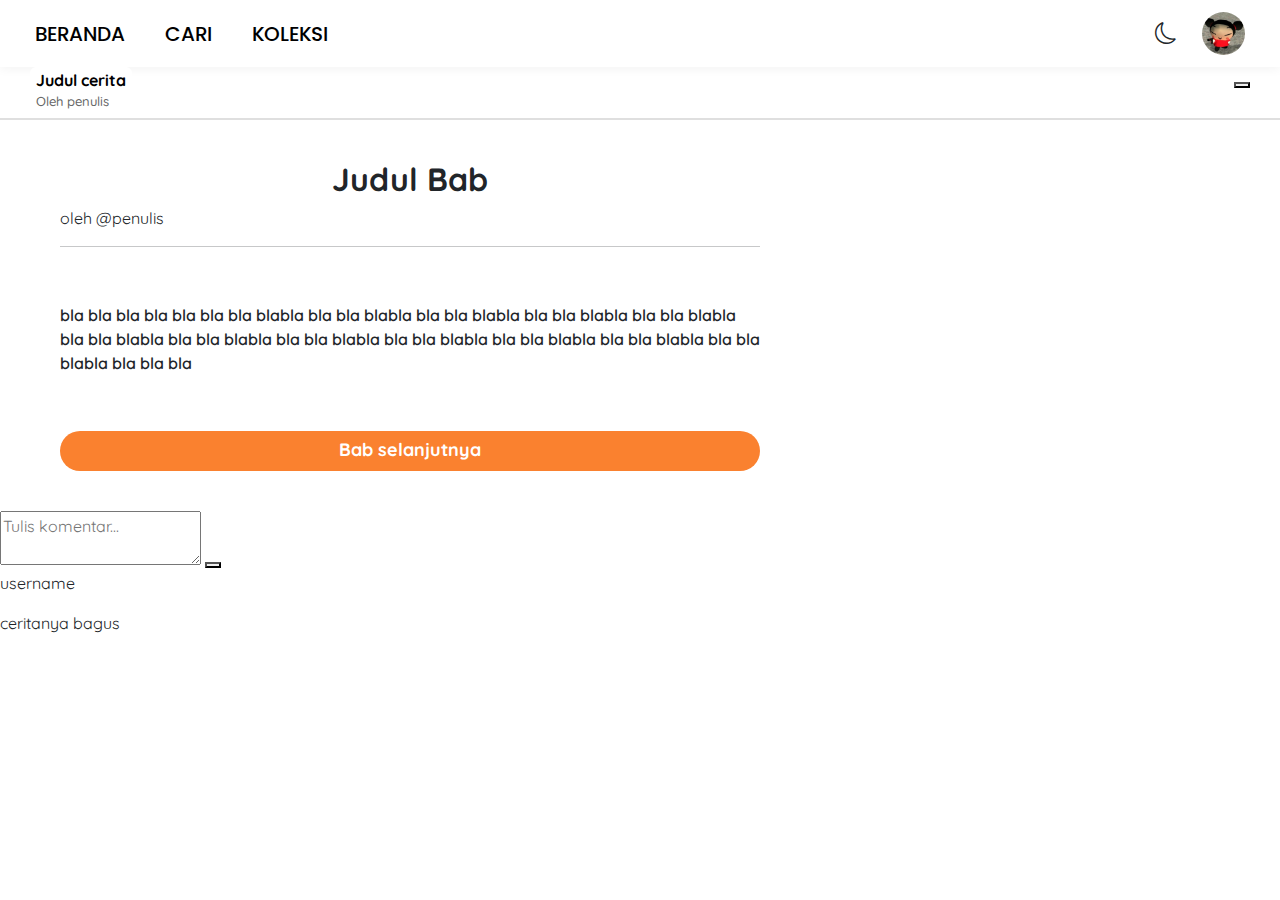
<file: projek uas/baca.html>
<!DOCTYPE html>
<html lang="en">
<head>
    <meta charset="UTF-8">
    <meta name="viewport" content="width=device-width, initial-scale=1.0">
    <title>Document</title>
    <link rel="stylesheet" href="bootstrap-5.3.8-dist/bootstrap-5.3.8-dist/css/bootstrap.min.css">
    <link rel="stylesheet" href="css/baca.css">
    <link rel="stylesheet" href="css/header.css">
    <link rel="stylesheet" href="https://cdn.jsdelivr.net/npm/bootstrap-icons@1.11.3/font/bootstrap-icons.css">
    <link rel="stylesheet" href="https://cdnjs.cloudflare.com/ajax/libs/font-awesome/6.5.1/css/all.min.css" integrity="sha512-DTOQO9RWCH3ppGqcWaEA1BIZOC6xxalwEsw9c2QQeAIftl+Vegovlnee1c9QX4TctnWMn13TZye+giMm8e2LwA==" crossorigin="anonymous" referrerpolicy="no-referrer" />
    <link href="https://fonts.googleapis.com/css2?family=Quicksand:wght@300;400;500;600;700&display=swap" rel="stylesheet">
    <link href="https://fonts.googleapis.com/css2?family=Poppins:wght@100;200;300;400;500;600;700;800;900&display=swap" rel="stylesheet">
    <link href="https://fonts.googleapis.com/css2?family=Fredoka:wght@300..700&display=swap" rel="stylesheet">
</head>
<body>
  <header class="header">
      <div class="kiri">
        <nav class="menu">
          <a class="nav-link" href="home.html">
            <i class="bi bi-house-door"></i>
            <span>BERANDA</span>
          </a>
          <a class="nav-link" href="search.html">
            <i class="bi bi-search"></i>
            <span>CARI</span>
          </a>
          <a class="nav-link" href="perpus.html">
            <i class="bi bi-book"></i>
            <span>KOLEKSI</span>
          </a>
        </nav>
      </div>

      <div class="kanan">
        <i class="bi bi-moon"></i>
        
        <a class="profile" href="#">
          <img src="img/profile.jpg" alt="user">
        </a>

        <div class="dropdown-menu">
          <a href="">Lihat Profil</a>
          <hr>
          <a href="ceritaBaru.html">Buat Cerita</a>
          <a href="buatcerita.html">Cerita Saya</a>
          <a href="">Logout</a>
        </div>
      </div>
    </header>

    <div class="ada">
      <div class="atas">
        <div class="ini">
          <div class="chapter-dropdown">
            <button class="dropdown-toggle">
                <span class="judul">Judul cerita</span>
                <span class="penulis">Oleh penulis</span>

                <i class="fa-solid fa-chevron-down"></i>
            </button>

            <div class="dropdown-list">
                <div class="chapter-item">
                    <span>Bab Tak Berjudul 1</span>
                </div>
            </div>
            </div>
        </div>

        <div class="itu">
          <div>
            <a href="perpus.html">
              <button class="tambah">
                <i class="fa-solid fa-plus"></i>
              </button>
            </a>
          </div>
        </div>
      </div>

      <div class="tengah">
        <div class="cerita">
          <h2>
            Judul Bab
          </h2>
          <p>oleh @penulis</p>
          <hr>
        </div>

        <div class="isi-cerita">
          <p>
            bla bla bla bla bla bla bla blabla bla bla blabla bla bla blabla bla bla blabla bla bla blabla bla bla blabla bla bla blabla bla bla blabla bla bla blabla bla bla blabla bla bla blabla bla bla blabla bla bla bla
          </p>
        </div>

        <div class="lanjut">
          <a href="baca.html">
            Bab selanjutnya
          </a>
        </div>
      </div>

      <div class="bawah">
        <div>
          <div class="komentar">

            <div class="tuliskomen">
                <textarea placeholder="Tulis komentar..." class="komen"></textarea>
                <button type="button"><i class="fa-solid fa-paper-plane"></i></button>
            </div>

            <div class="listkomen">
              <div class="isikomen">
                <div class="username">
                    <p>username</p>
                </div>
                <div>
                  <p class="comment">
                      ceritanya bagus
                  </p>
                </div>
              </div>
            </div>
          </div>
        </div>
      </div>
    </div>

    <script>
        document.querySelector(".dropdown-toggle").addEventListener("click", () => {
            document.querySelector(".dropdown-list").classList.toggle("active");
        });
    </script>

    <script>
        document.querySelector('.profile').addEventListener('click', function(e) {
          e.preventDefault(); 

          document.querySelector('.dropdown-menu').classList.toggle('active');
      });
    </script>
</body>
</html>
</file>
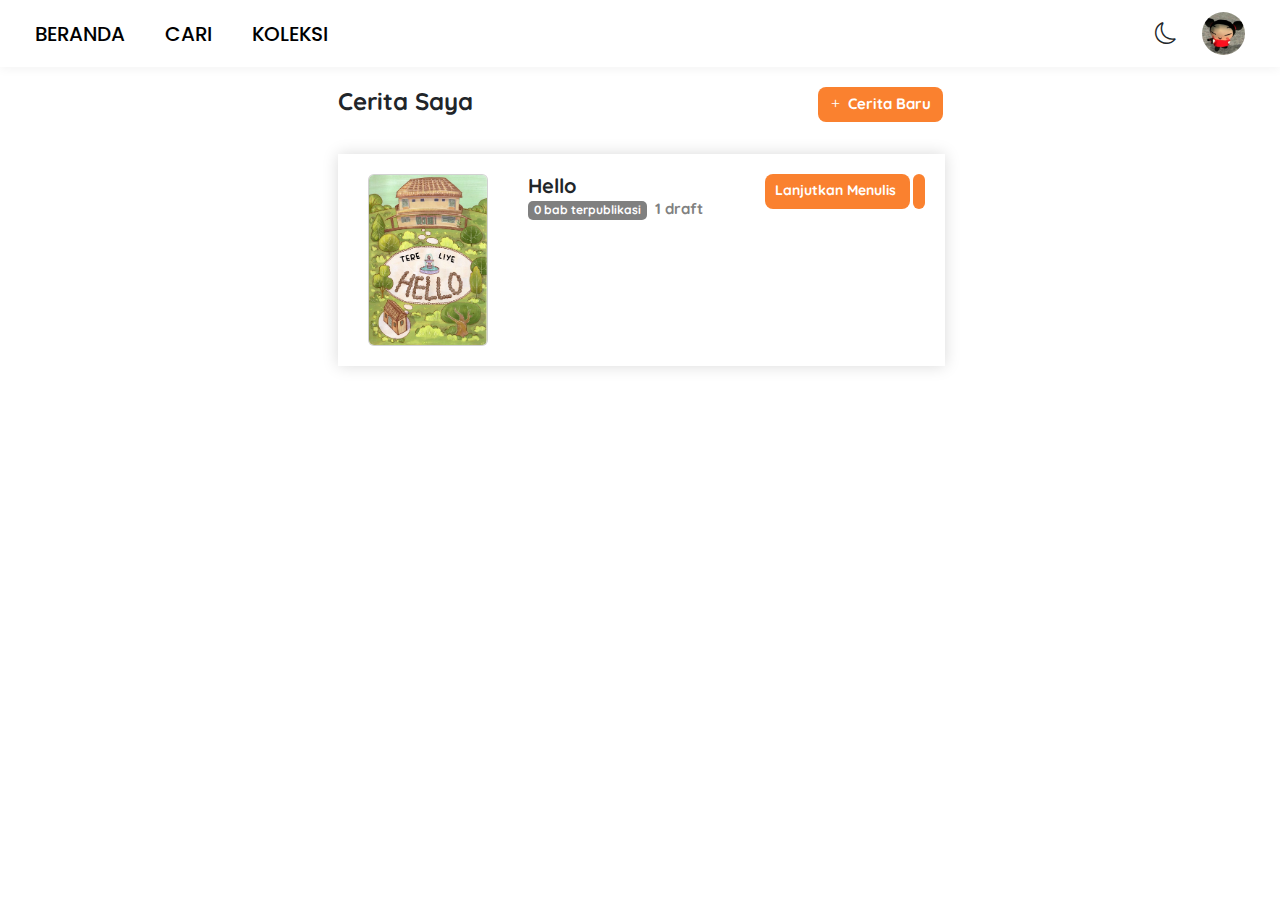
<file: projek uas/buatcerita.html>
<!DOCTYPE html>
<html lang="en">
<head>
    <meta charset="UTF-8">
    <meta name="viewport" content="width=device-width, initial-scale=1.0">
    <title>Document</title>
    <link rel="stylesheet" href="bootstrap-5.3.8-dist/bootstrap-5.3.8-dist/css/bootstrap.min.css">
    <link rel="stylesheet" href="css/header.css">
    <link rel="stylesheet" href="css/buatcerita.css">
    <link rel="stylesheet" href="https://cdn.jsdelivr.net/npm/bootstrap-icons@1.11.3/font/bootstrap-icons.css">
    <link rel="stylesheet" href="https://cdnjs.cloudflare.com/ajax/libs/font-awesome/6.5.1/css/all.min.css" integrity="sha512-DTOQO9RWCH3ppGqcWaEA1BIZOC6xxalwEsw9c2QQeAIftl+Vegovlnee1c9QX4TctnWMn13TZye+giMm8e2LwA==" crossorigin="anonymous" referrerpolicy="no-referrer" />
    <link href="https://fonts.googleapis.com/css2?family=Quicksand:wght@300;400;500;600;700&display=swap" rel="stylesheet">
    <link href="https://fonts.googleapis.com/css2?family=Poppins:wght@100;200;300;400;500;600;700;800;900&display=swap" rel="stylesheet">
</head>
<body>
    <header class="header">
      <div class="kiri">
        <nav class="menu">
          <a class="nav-link" href="home.html">
            <i class="bi bi-house-door"></i>
            <span>BERANDA</span>
          </a>
          <a class="nav-link" href="search.html">
            <i class="bi bi-search"></i>
            <span>CARI</span>
          </a>
          <a class="nav-link" href="perpus.html">
            <i class="bi bi-book"></i>
            <span>KOLEKSI</span>
          </a>
        </nav>
      </div>

      <div class="kanan">
        <i class="bi bi-moon"></i>
        
        <a class="profile" href="#">
          <img src="img/profile.jpg" alt="user">
        </a>

        <div class="dropdown-menu">
          <a href="">Lihat Profil</a>
          <hr>
          <a href="ceritaBaru.html">Buat Cerita</a>
          <a href="buatcerita.html">Cerita Saya</a>
          <a href="">Logout</a>
        </div>
      </div>
    </header>

    <div class="cerita">
        <div class="ceritAtas">
            <div>
                <h4>Cerita Saya</h4>
            </div>
            <div>
                <a href="ceritaBaru.html" class="buatCerita">
                    <i class="bi bi-plus"></i>
                    <span>Cerita Baru</span>
                </a>
            </div>
        </div>

        <div class="ceritaSaya">
            <div class="barisCerita">
                <div class="lagi">
                    <div class="card" data-link="cerita1.html">
                        <img src="img/hello.jpg" class="card-img" alt="...">
                    </div>

                    <div class="detailCerita">
                        <div class="judul">
                            <h5>hello</h5>
                        </div>
                        <div class="draft">
                            <div class="publik">
                                <p>0 bab terpublikasi</p>
                            </div>

                            <div class="privat">
                                <p>1 draft</p>
                            </div>
                        </div>
                    </div>
                </div>

                <div class="button">
                    <a class="lanjutnulis" href="lanjutnulis.html">
                        <span>Lanjutkan Menulis</span>
                    </a>
                    <button type="button" class="hapus">
                      <i class="fa-solid fa-trash"></i>
                    </button>
                </div>
            </div>
        </div>
    </div>
    
    <script>
        document.querySelector('.profile').addEventListener('click', function(e) {
          e.preventDefault(); 

          document.querySelector('.dropdown-menu').classList.toggle('active');
      });
    </script>
</body>
</html>
</file>
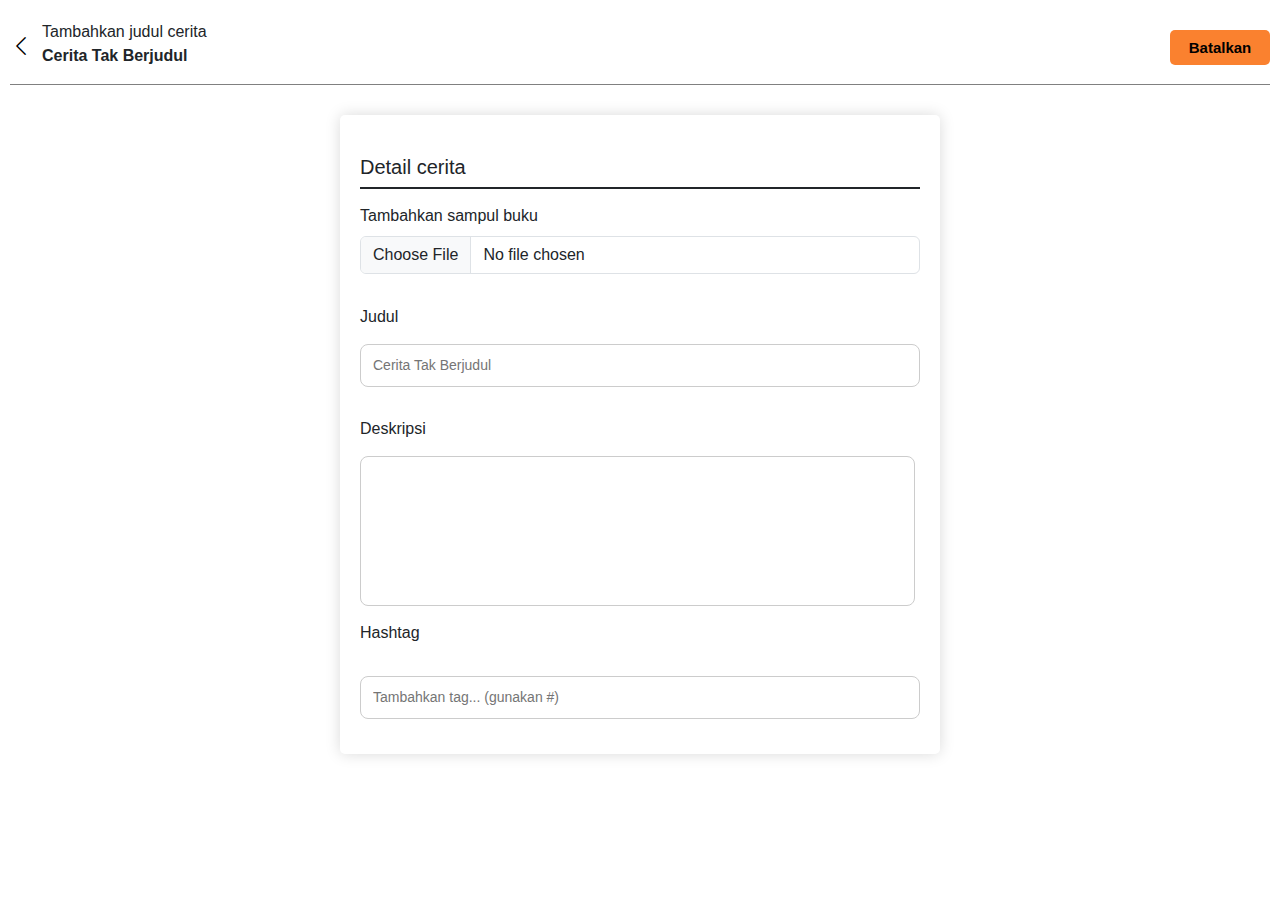
<file: projek uas/ceritaBaru.html>
<!DOCTYPE html>
<html lang="en">
<head>
    <meta charset="UTF-8">
    <meta name="viewport" content="width=device-width, initial-scale=1.0">
    <title>Document</title>
    <link rel="stylesheet" href="bootstrap-5.3.8-dist/bootstrap-5.3.8-dist/css/bootstrap.min.css">
    <link rel="stylesheet" href="css/header.css">
    <link rel="stylesheet" href="css/ceritaBaru.css">
    <link rel="stylesheet" href="https://cdn.jsdelivr.net/npm/bootstrap-icons@1.11.3/font/bootstrap-icons.css">
</head>
<body>
    <header class="new">
        <div class="kanan">
            <div>
                <a href="buatcerita.html" style="color: black;">
                    <i class="bi bi-chevron-left"></i>
                </a>
            </div>
            <div>
            <p style="margin-top: 10px;">Tambahkan judul cerita <br> <b>Cerita Tak Berjudul</b></p>
            </div>
        </div>


        <div class="kiri">
            <a href="home.html" class="batalkan">
                <p>Batalkan</p>
            </a>
        </div>

    </header>

    <div class="baru">
        <form action="ceritaBaru.html">
            <div class="detail">
                <div class="detail1">
                    <h5>Detail cerita</h5>
                </div>

                <div class="mb-3">
                    <label for="formFile" class="form-label">Tambahkan sampul buku</label>
                    <input class="form-control" type="file" id="formFile">
                </div>

                <label for="judul">Judul</label>
                <input type="text" placeholder="Cerita Tak Berjudul">

                <label for="deskripsi">Deskripsi</label>
                <textarea class="fixed-textarea"></textarea>

                <p>Hashtag</p>
                <div class="tag-input-container">
                    <div id="tags"></div>
                    <input type="text" id="tagInput" placeholder="Tambahkan tag... (gunakan #)" />
                </div>

            </div>

        </form>
    </div>

    <script>
        const input = document.getElementById("tagInput");
        const tagsContainer = document.getElementById("tags");

        input.addEventListener("keyup", function (e) {
        let value = input.value.trim();

        // Jika menekan spasi atau enter
        if ((e.key === " " || e.key === "Enter") && value.startsWith("#") && value.length > 1) {
            addTag(value);
            input.value = "";
        }
        });

        function addTag(text) {
        const tag = document.createElement("span");
        tag.innerHTML = `${text} <i onclick="removeTag(this)" style="font-style:normal;">x</i>`;
        tagsContainer.appendChild(tag);
        }

        function removeTag(el) {
        el.parentElement.remove();
        }

    </script>
    
</body>
</html>
</file>
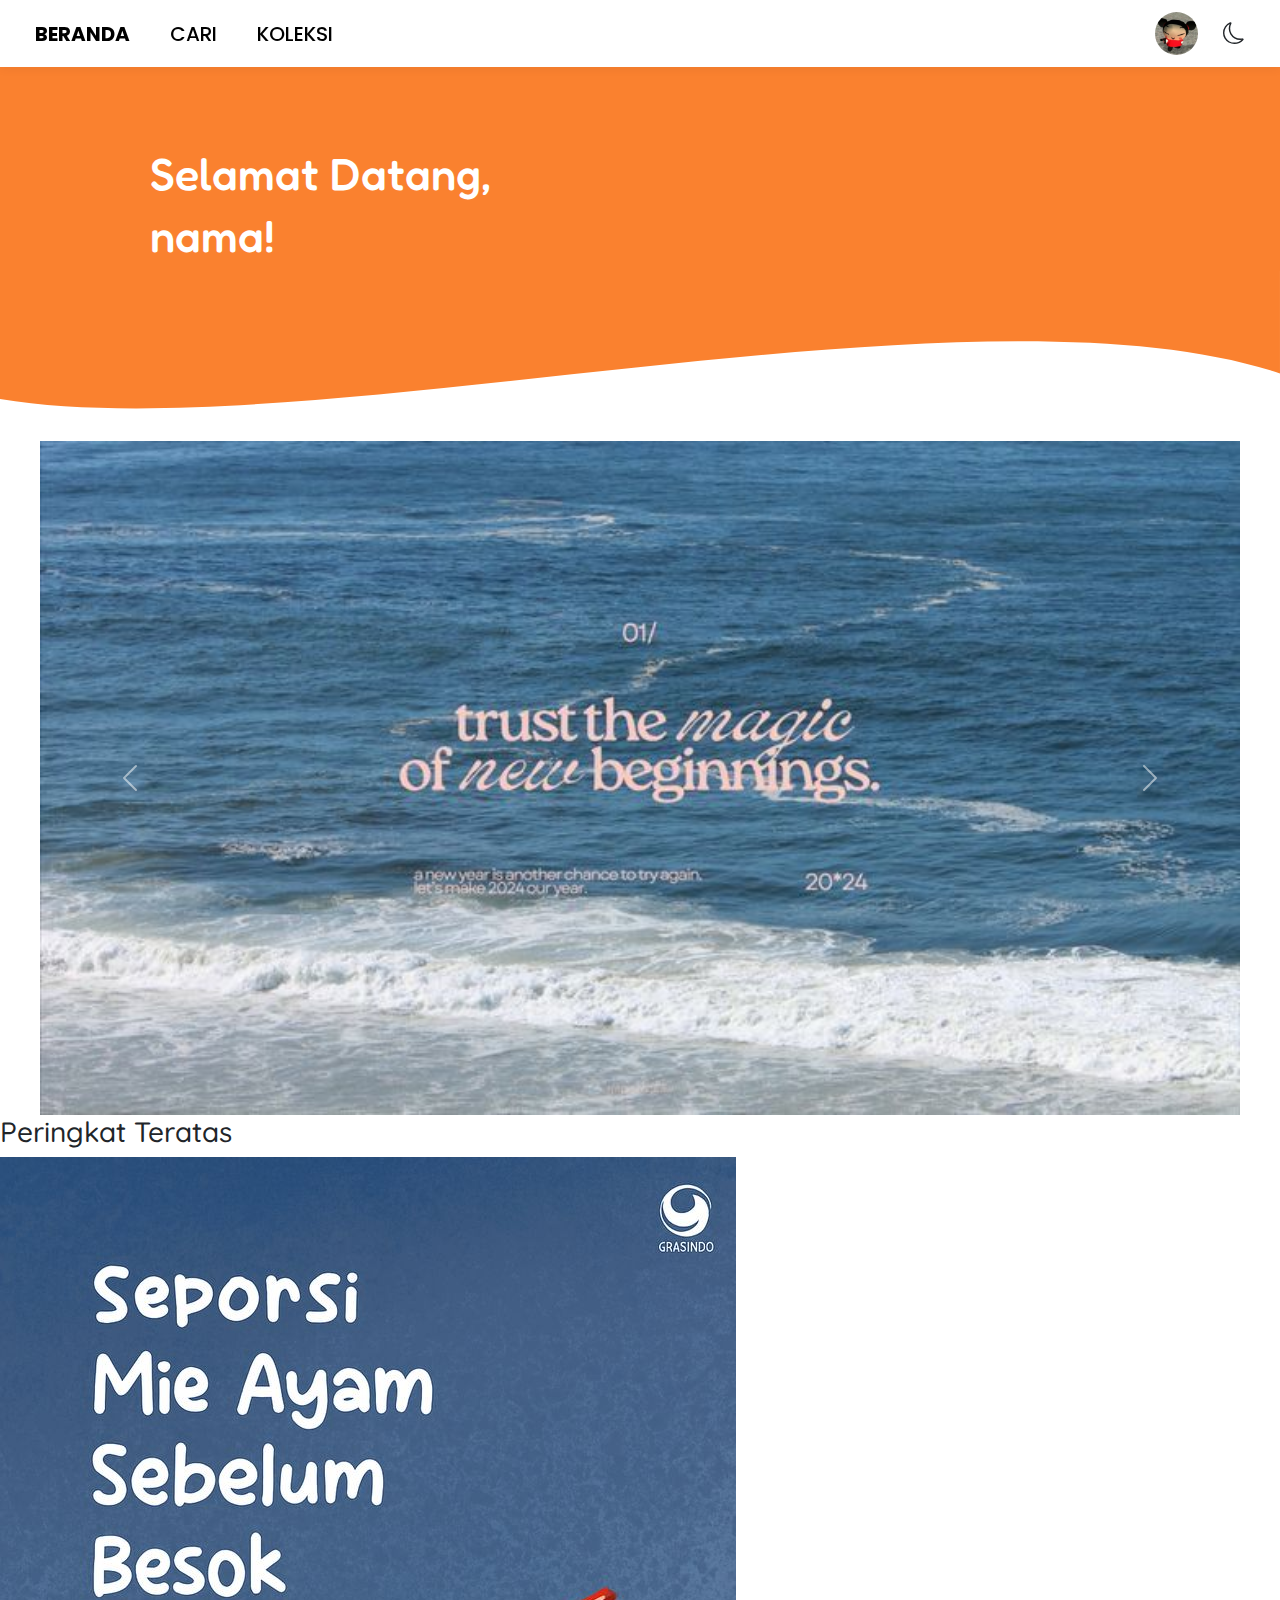
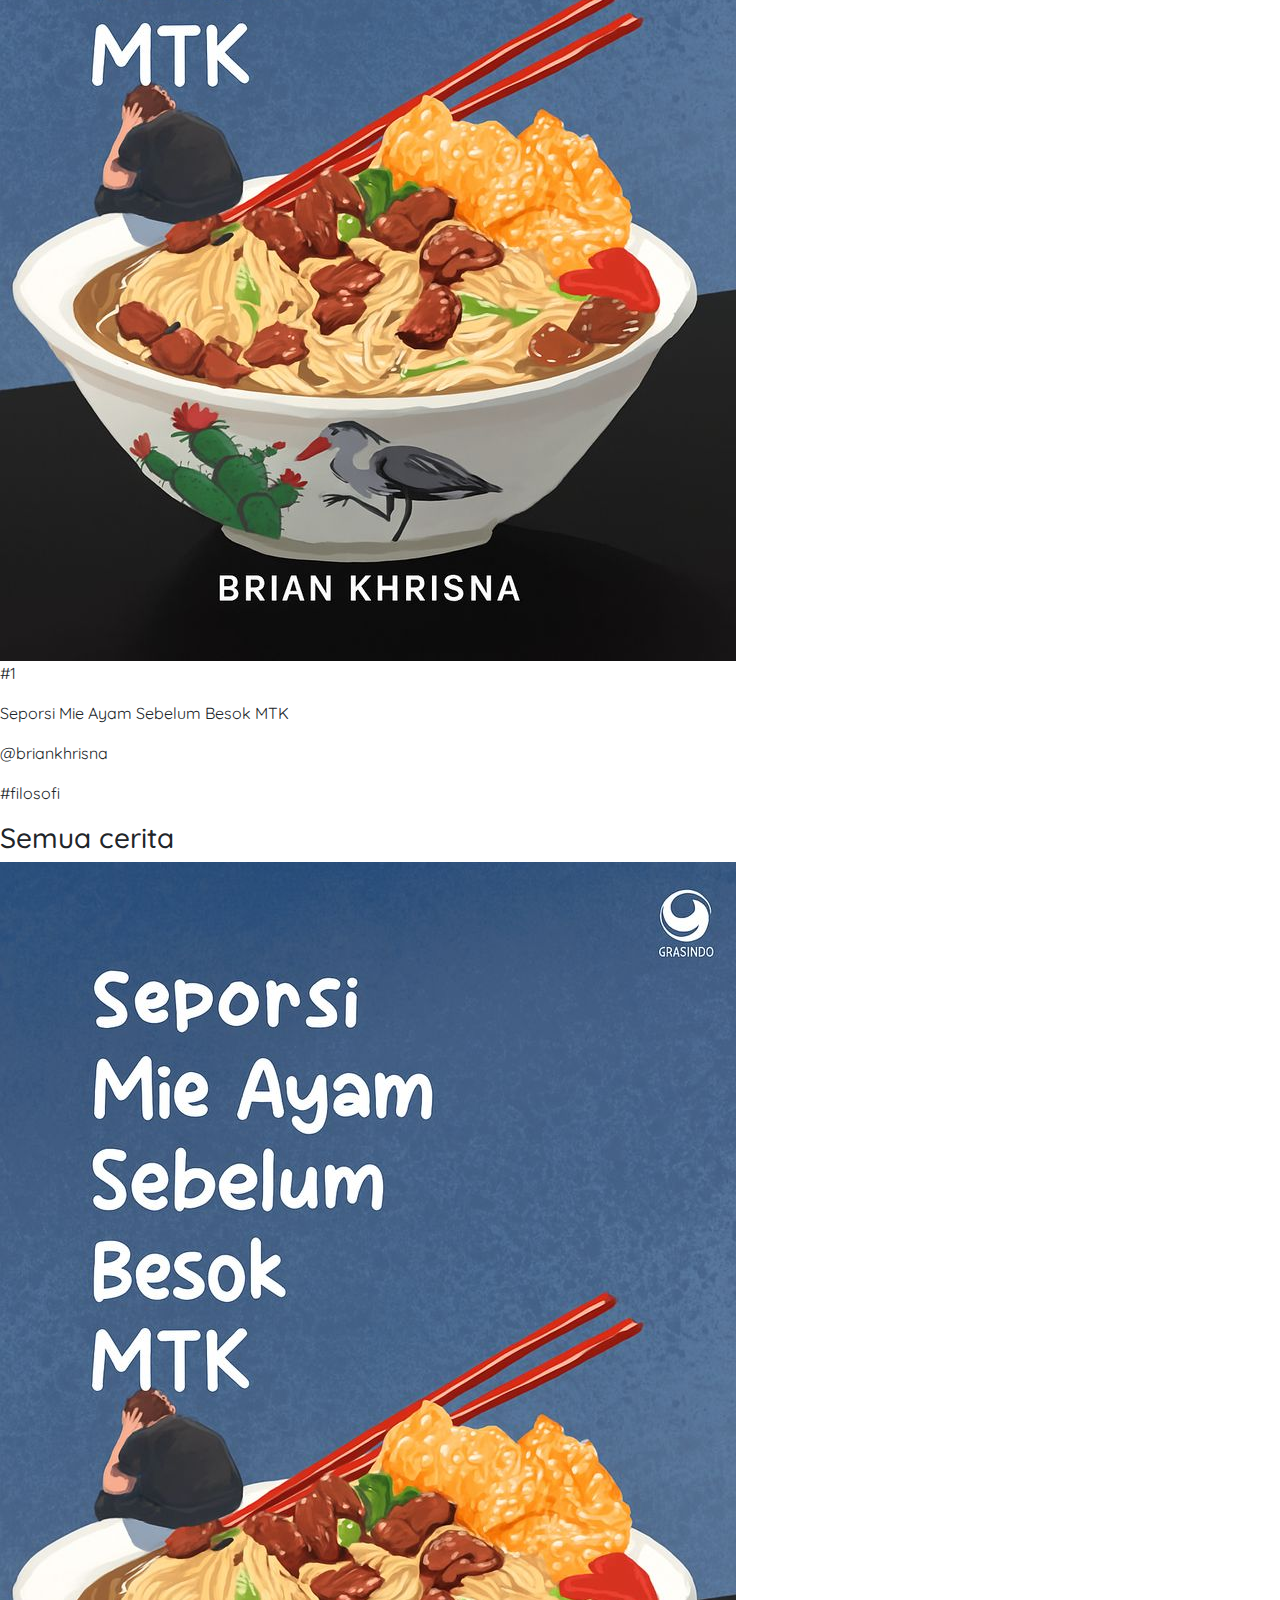
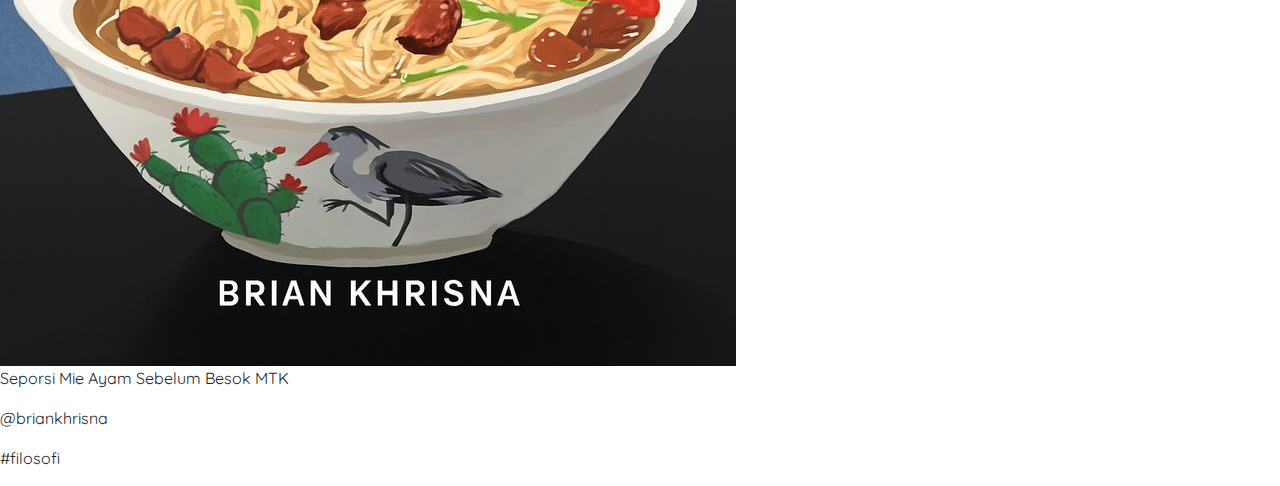
<file: projek uas/home.html>
<!doctype html>
<html>
  <head>
    <meta charset="UTF-8" />
    <meta name="viewport" content="width=device-width, initial-scale=1.0" />
    <link rel="stylesheet" href="bootstrap-5.3.8-dist/bootstrap-5.3.8-dist/css/bootstrap.min.css">
    <link rel="stylesheet" href="css/home.css">
    <link rel="stylesheet" href="css/header.css">
    <link rel="stylesheet" href="https://cdn.jsdelivr.net/npm/bootstrap-icons@1.11.3/font/bootstrap-icons.css">
    <link rel="stylesheet" href="https://cdnjs.cloudflare.com/ajax/libs/font-awesome/6.5.1/css/all.min.css" integrity="sha512-DTOQO9RWCH3ppGqcWaEA1BIZOC6xxalwEsw9c2QQeAIftl+Vegovlnee1c9QX4TctnWMn13TZye+giMm8e2LwA==" crossorigin="anonymous" referrerpolicy="no-referrer" />
    <link href="https://fonts.googleapis.com/css2?family=Quicksand:wght@300;400;500;600;700&display=swap" rel="stylesheet">
    <link href="https://fonts.googleapis.com/css2?family=Poppins:wght@100;200;300;400;500;600;700;800;900&display=swap" rel="stylesheet">
    <link href="https://fonts.googleapis.com/css2?family=Fredoka:wght@300..700&display=swap" rel="stylesheet">
  </head>
  <body>
    <header class="header">
      <div class="kiri">
        <nav class="menu">
          <a class="nav-link active" aria-current="page" href="#">
            <i class="bi bi-house-door-fill"></i>
            <span>BERANDA</span>
          </a>
          <a class="nav-link" href="search.html">
            <i class="bi bi-search"></i>
            <span>CARI</span>
          </a>
          <a class="nav-link" href="perpus.html">
            <i class="bi bi-book"></i>
            <span>KOLEKSI</span>
          </a>
        </nav>
      </div>

      <div class="kanan">
        <a class="profile" href="#">
          <img src="img/profile.jpg" alt="user">
        </a>

        <i class="bi bi-moon"></i>

        <div class="dropdown-menu">
          <a href="">Lihat Profil</a>
          <hr>
          <a href="buatcerita.html">Buat Cerita</a>
          <a href="">Logout</a>
        </div>
      </div>
    </header>

    <div class="welcome">
      <div class="sambutan">
        <h2>Selamat Datang, </h2>
        <h2>nama!</h2>
      </div>

      <div class="wave">
        <svg viewBox="0 0 500 80">
          <path d="M 0,50 C 120,70 380,0 500,40 L 500,00 L 0,0"></path>
        </svg>
      </div>
    </div>

    <div class="iklan">
      <div id="carouselExample" class="carousel slide">
        <div class="carousel-inner">
          <div class="carousel-item active">
            <img src="img/carousel 1.jpg" class="d-block w-100" alt="...">
          </div>
          <div class="carousel-item">
            <img src="img/carousel 2.jpg" class="d-block w-100" alt="...">
          </div>
          <div class="carousel-item">
            <img src="img/carousel 3.jpg" class="d-block w-100" alt="...">
          </div>
        </div>
        <button class="carousel-control-prev" type="button" data-bs-target="#carouselExample" data-bs-slide="prev">
          <span class="carousel-control-prev-icon" aria-hidden="true"></span>
          <span class="visually-hidden">Previous</span>
        </button>
        <button class="carousel-control-next" type="button" data-bs-target="#carouselExample" data-bs-slide="next">
          <span class="carousel-control-next-icon" aria-hidden="true"></span>
          <span class="visually-hidden">Next</span>
        </button>
      </div>
    </div>

    <div>
      <div class="semua">
        <h3>
          Peringkat Teratas
        </h3>
      </div>

      <div class="hasil">
        <div class="cover">
          <img src="img/seporsi mie ayam.jpg" alt="">
            <div class="peringkat">
              <p>#1</p>
            </div>
        </div>

        <div class="isi">
          <div class="judul">
            <p>Seporsi Mie Ayam Sebelum Besok MTK</p>
          </div>

          <div>
            <p class="penulis">
              @briankhrisna
            </p>
          </div>

          <div class="status">
            <p>#filosofi</p>
          </div>
        </div>
      </div>
    </div>

    <div>
      <div class="semua">
        <h3>
          Semua cerita
        </h3>
      </div>

      <div class="hasil">
        <div class="cover1">
          <img src="img/seporsi mie ayam.jpg" alt="">
        </div>

        <div class="isi">
          <div class="judul">
            <p>Seporsi Mie Ayam Sebelum Besok MTK</p>
          </div>

          <div>
            <p class="penulis">
              @briankhrisna
            </p>
          </div>

          <div class="status">
            <p>#filosofi</p>
          </div>
        </div>
      </div>
    </div>

    

    <script>
        document.querySelector('.profile').addEventListener('click', function(e) {
          e.preventDefault(); 

          document.querySelector('.dropdown-menu').classList.toggle('active');
      });
    </script>

    <script src="bootstrap-5.3.8-dist/bootstrap-5.3.8-dist/js/bootstrap.bundle.min.js"></script>
    
  </body>
</html>
</file>
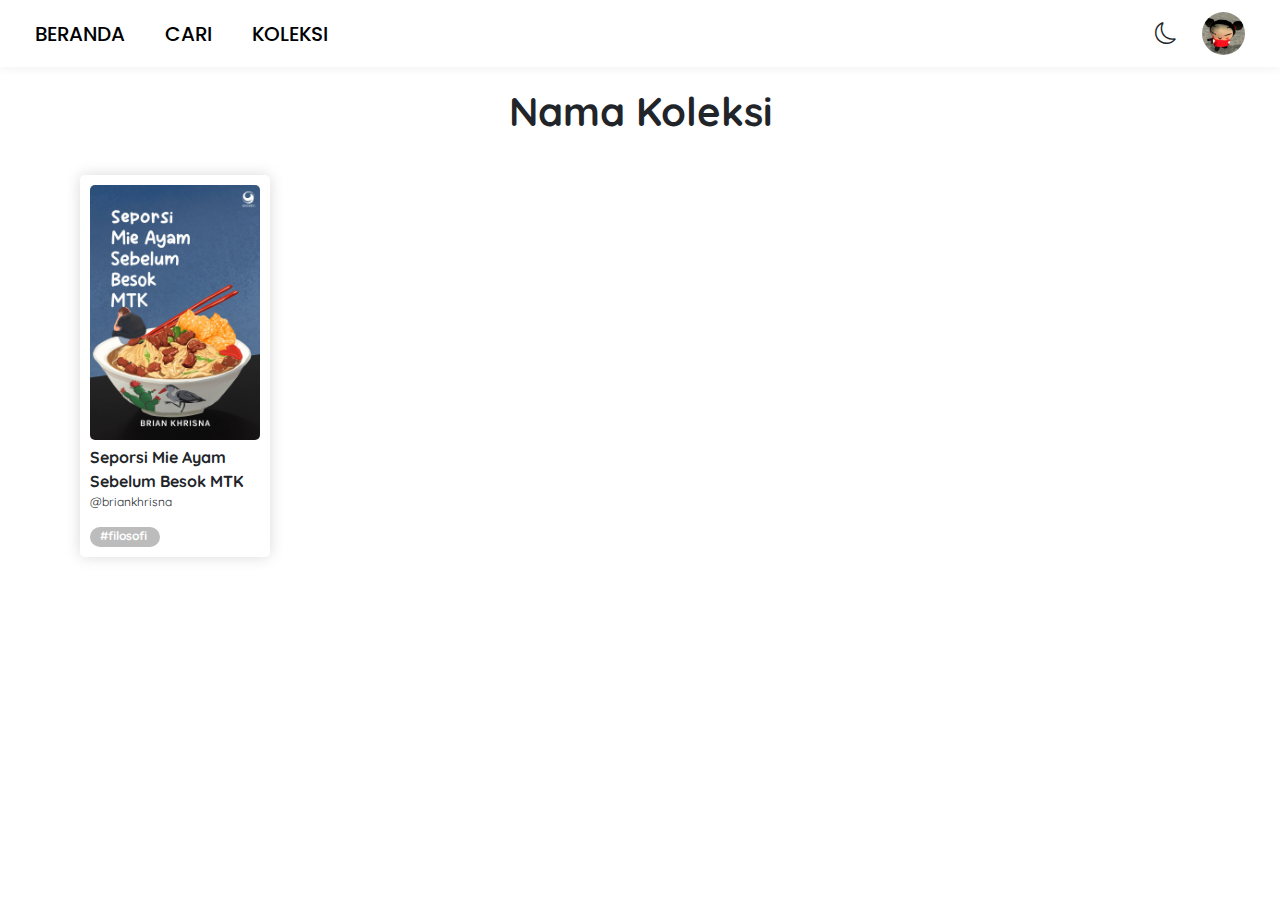
<file: projek uas/isikoleksi.html>
<!DOCTYPE html>
<html lang="en">
<head>
    <meta charset="UTF-8">
    <meta name="viewport" content="width=device-width, initial-scale=1.0">
    <title>Document</title>
    <link rel="stylesheet" href="bootstrap-5.3.8-dist/bootstrap-5.3.8-dist/css/bootstrap.min.css">
    <link rel="stylesheet" href="css/isikoleksi.css">
    <link rel="stylesheet" href="css/header.css">
    <link rel="stylesheet" href="https://cdn.jsdelivr.net/npm/bootstrap-icons@1.11.3/font/bootstrap-icons.css">
    <link rel="stylesheet" href="https://cdnjs.cloudflare.com/ajax/libs/font-awesome/6.5.1/css/all.min.css" integrity="sha512-DTOQO9RWCH3ppGqcWaEA1BIZOC6xxalwEsw9c2QQeAIftl+Vegovlnee1c9QX4TctnWMn13TZye+giMm8e2LwA==" crossorigin="anonymous" referrerpolicy="no-referrer" />
    <link href="https://fonts.googleapis.com/css2?family=Quicksand:wght@300;400;500;600;700&display=swap" rel="stylesheet">
    <link href="https://fonts.googleapis.com/css2?family=Poppins:wght@100;200;300;400;500;600;700;800;900&display=swap" rel="stylesheet">
</head>
<body>
    <header class="header">
      <div class="kiri">
        <nav class="menu">
          <a class="nav-link" href="home.html">
            <i class="bi bi-house-door"></i>
            <span>BERANDA</span>
          </a>
          <a class="nav-link" href="search.html">
            <i class="bi bi-search"></i>
            <span>CARI</span>
          </a>
          <a class="nav-link" href="perpus.html">
            <i class="bi bi-book"></i>
            <span>KOLEKSI</span>
          </a>
        </nav>
      </div>

      <div class="kanan">
        <i class="bi bi-moon"></i>
        
        <a class="profile" href="#">
          <img src="img/profile.jpg" alt="user">
        </a>

        <div class="dropdown-menu">
          <a href="">Lihat Profil</a>
          <hr>
          <a href="ceritaBaru.html">Buat Cerita</a>
          <a href="buatcerita.html">Cerita Saya</a>
          <a href="">Logout</a>
        </div>
      </div>
    </header>

    <div>
        <h1>Nama Koleksi</h1>
        <div class="koleksi">
            <div class="hasil">
                <div class="cover">
                    <img src="img/seporsi mie ayam.jpg" alt="">
                </div>

                <div class="isi">
                    <div class="judul">
                        <p>Seporsi Mie Ayam Sebelum Besok MTK</p>
                    </div>

                    <div>
                        <p class="penulis">
                        @briankhrisna
                        </p>
                    </div>

                    <div class="status">
                        <p>#filosofi</p>
                    </div>
                </div>
            </div>
        </div>
    </div>

    <script>
        document.querySelector('.profile').addEventListener('click', function(e) {
          e.preventDefault(); 

          document.querySelector('.dropdown-menu').classList.toggle('active');
      });
    </script>
    
</body>
</html>
</file>
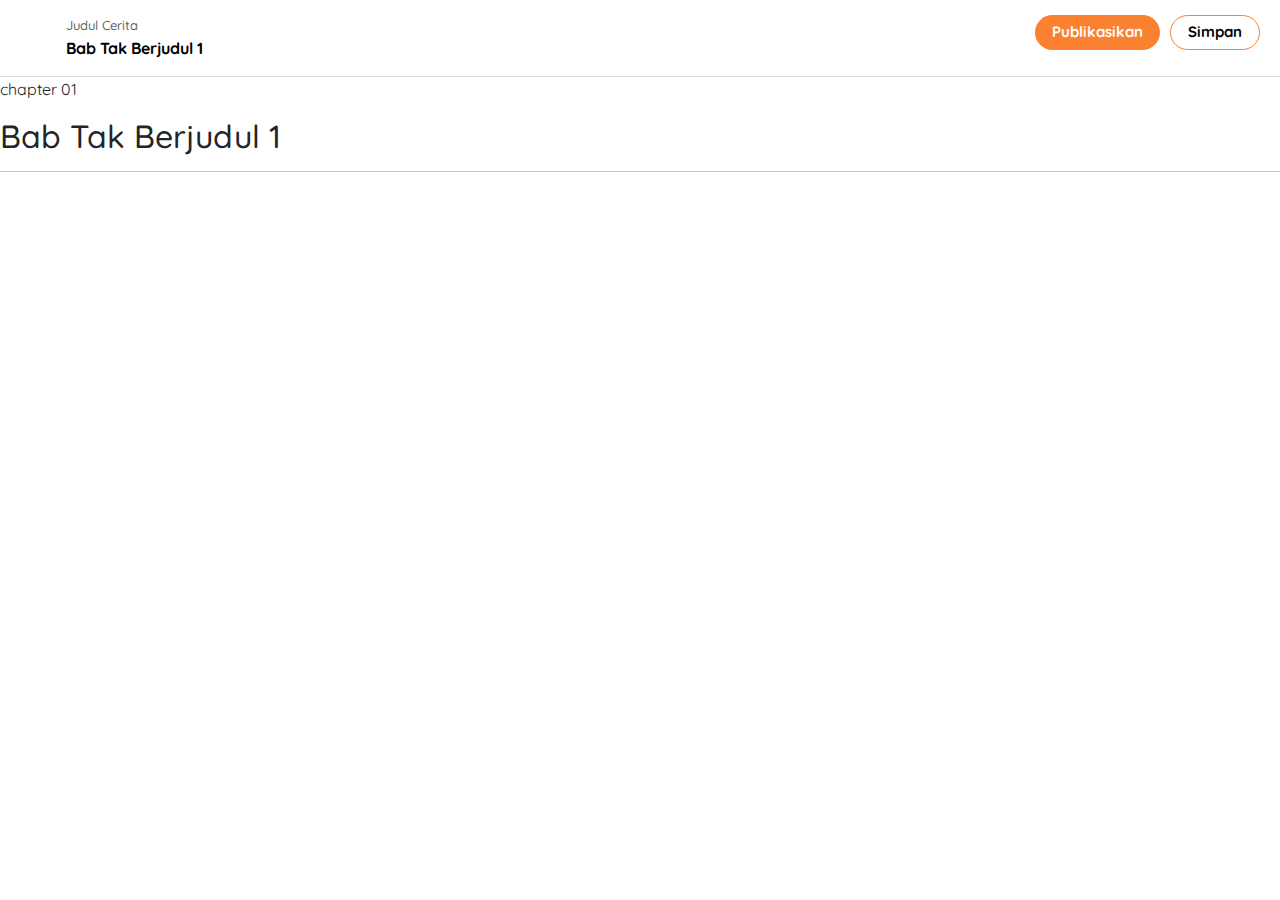
<file: projek uas/nulis.html>
<!DOCTYPE html>
<html lang="en">
<head>
    <meta charset="UTF-8">
    <meta name="viewport" content="width=device-width, initial-scale=1.0">
    <title>Document</title>
    <link rel="stylesheet" href="bootstrap-5.3.8-dist/bootstrap-5.3.8-dist/css/bootstrap.min.css">
    <link rel="stylesheet" href="css/nulis.css">
    <link rel="stylesheet" href="https://cdn.jsdelivr.net/npm/bootstrap-icons@1.11.3/font/bootstrap-icons.css">
    <link rel="stylesheet" href="https://cdnjs.cloudflare.com/ajax/libs/font-awesome/6.5.1/css/all.min.css" integrity="sha512-DTOQO9RWCH3ppGqcWaEA1BIZOC6xxalwEsw9c2QQeAIftl+Vegovlnee1c9QX4TctnWMn13TZye+giMm8e2LwA==" crossorigin="anonymous" referrerpolicy="no-referrer" />
    <link href="https://fonts.googleapis.com/css2?family=Quicksand:wght@300;400;500;600;700&display=swap" rel="stylesheet">
    <link href="https://fonts.googleapis.com/css2?family=Poppins:wght@100;200;300;400;500;600;700;800;900&display=swap" rel="stylesheet">
</head>
<body>
    <div>
      <div class="atas">
        <div class="ini">
          <div>
            <a href="edit_cerita.html" class="kembali">
              <i class="fa-solid fa-chevron-left"></i>
            </a>
          </div>

          <div class="chapter-dropdown">
            <button class="dropdown-toggle">
                <span class="judul-cerita">Judul Cerita</span>
                <span class="judul-bab">Bab Tak Berjudul 1</span>
            </button>

            <div class="dropdown-list">
                <div class="chapter-item">
                    <span>Bab Tak Berjudul 1</span>
                </div>

                <button type="button" class="new-chapter">
                    <i class="bi bi-plus-lg"></i> Bab Baru
                </button>
            </div>
            </div>
        </div>

        <div class="itu">
          <div>
            <button type="button" class="publik">Publikasikan</button>
          </div>

          <div>
            <button type="button" class="simpan">Simpan</button>
          </div>
        </div>
      </div>

      <div class="tengah">
        <div>
          <form action="nulis.html">
            <div class="chap">
              <p>
                chapter 01
              </p>
              <h2 contenteditable="true" class="edit" id="edit">
                Bab Tak Berjudul 1
              </h2>
              <hr>
            </div>
            <div class="tulis">
              <div class="nulis" id="nulis" contenteditable="true">

              </div>
            </div>
          </form>
        </div>
      </div>
    </div>
    
    <script>
      document.querySelector('.edit').addEventListener('keydown', function(e) {
          if (e.key === "Enter") {
              e.preventDefault(); // cegah baris baru
          }
      });
    </script>

    <script>
      window.onload = function() {
        const field = document.getElementById("nulis");
        field.focus();
      }
    </script>


    <script>
      const judul = document.querySelector('.chap').innerText;
      const isi = document.querySelector('.nulis').innerHTML;
    </script>

    <script>
        document.querySelector(".dropdown-toggle").addEventListener("click", () => {
            document.querySelector(".dropdown-list").classList.toggle("active");
        });
    </script>
</body>
</html>
</file>
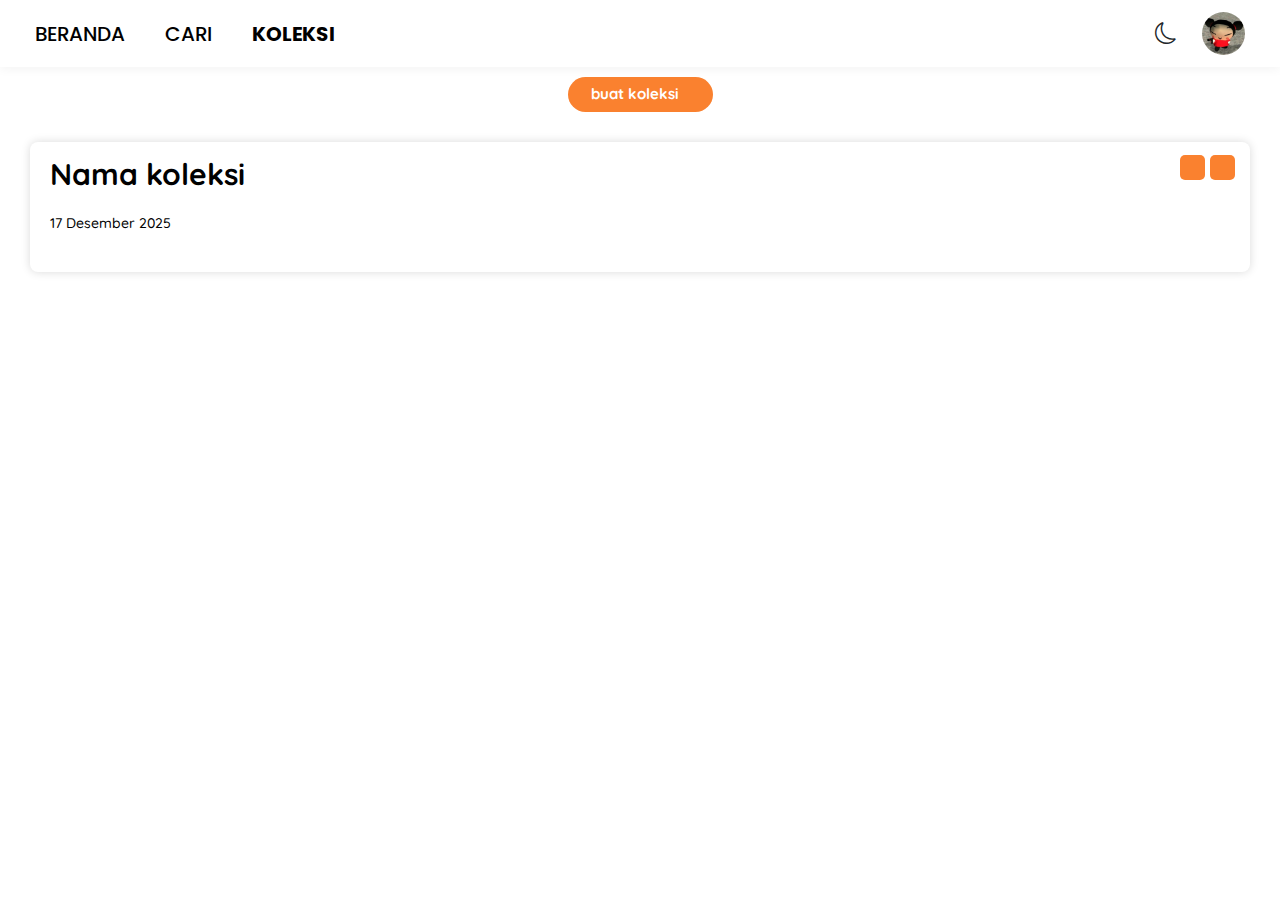
<file: projek uas/perpus.html>
<!DOCTYPE html>
<html lang="en">
<head>
    <meta charset="UTF-8">
    <meta name="viewport" content="width=device-width, initial-scale=1.0">
    <title>Document</title>
    <link rel="stylesheet" href="bootstrap-5.3.8-dist/bootstrap-5.3.8-dist/css/bootstrap.min.css">
    <link rel="stylesheet" href="css/perpus.css">
    <link rel="stylesheet" href="css/header.css">
    <link rel="stylesheet" href="https://cdn.jsdelivr.net/npm/bootstrap-icons@1.11.3/font/bootstrap-icons.css">
    <link rel="stylesheet" href="https://cdnjs.cloudflare.com/ajax/libs/font-awesome/6.5.1/css/all.min.css" integrity="sha512-DTOQO9RWCH3ppGqcWaEA1BIZOC6xxalwEsw9c2QQeAIftl+Vegovlnee1c9QX4TctnWMn13TZye+giMm8e2LwA==" crossorigin="anonymous" referrerpolicy="no-referrer" />
    <link href="https://fonts.googleapis.com/css2?family=Quicksand:wght@300;400;500;600;700&display=swap" rel="stylesheet">
    <link href="https://fonts.googleapis.com/css2?family=Poppins:wght@100;200;300;400;500;600;700;800;900&display=swap" rel="stylesheet">
</head>
<body>
    <header class="header">
      <div class="kiri">
        <nav class="menu">
          <a class="nav-link" href="home.html">
            <i class="bi bi-house-door"></i>
            <span>BERANDA</span>
          </a>
          <a class="nav-link" href="search.html">
            <i class="bi bi-search"></i>
            <span>CARI</span>
          </a>
          <a class="nav-link active" aria-current="page" href="#">
            <i class="bi bi-book-fill"></i>
            <span>KOLEKSI</span>
          </a>
        </nav>
      </div>

      <div class="kanan">
        <i class="bi bi-moon"></i>
        
        <a class="profile" href="#">
          <img src="img/profile.jpg" alt="user">
        </a>

        <div class="dropdown-menu">
          <a href="">Lihat Profil</a>
          <hr>
          <a href="ceritaBaru.html">Buat Cerita</a>
          <a href="buatcerita.html">Cerita Saya</a>
          <a href="">Logout</a>
        </div>
      </div>
    </header>

    <div class="buat">
      <a href="buatkoleksi.html" class="btn">
        <i class="fa-solid fa-plus"></i>
        <span>buat koleksi</span>
      </a>
    </div>

    <div class="isi">
      <div class="koleksi">
        <div>
          <a href="isikoleksi.html" class="link">
            <div>
              <p>Nama koleksi</p>
              <p class="tanggal">17 Desember 2025</p> <!-- tanggal dibuat -->
            </div>
          </a>
        </div>

        <div class="button">
          <button><i class="fa-solid fa-pencil"></i></button>
          <button><i class="fa-solid fa-trash"></i></button>
        </div>
      </div>
    </div>



    <script>
        document.querySelector('.profile').addEventListener('click', function(e) {
          e.preventDefault(); 

          document.querySelector('.dropdown-menu').classList.toggle('active');
      });
    </script>
</body>
</html>
</file>
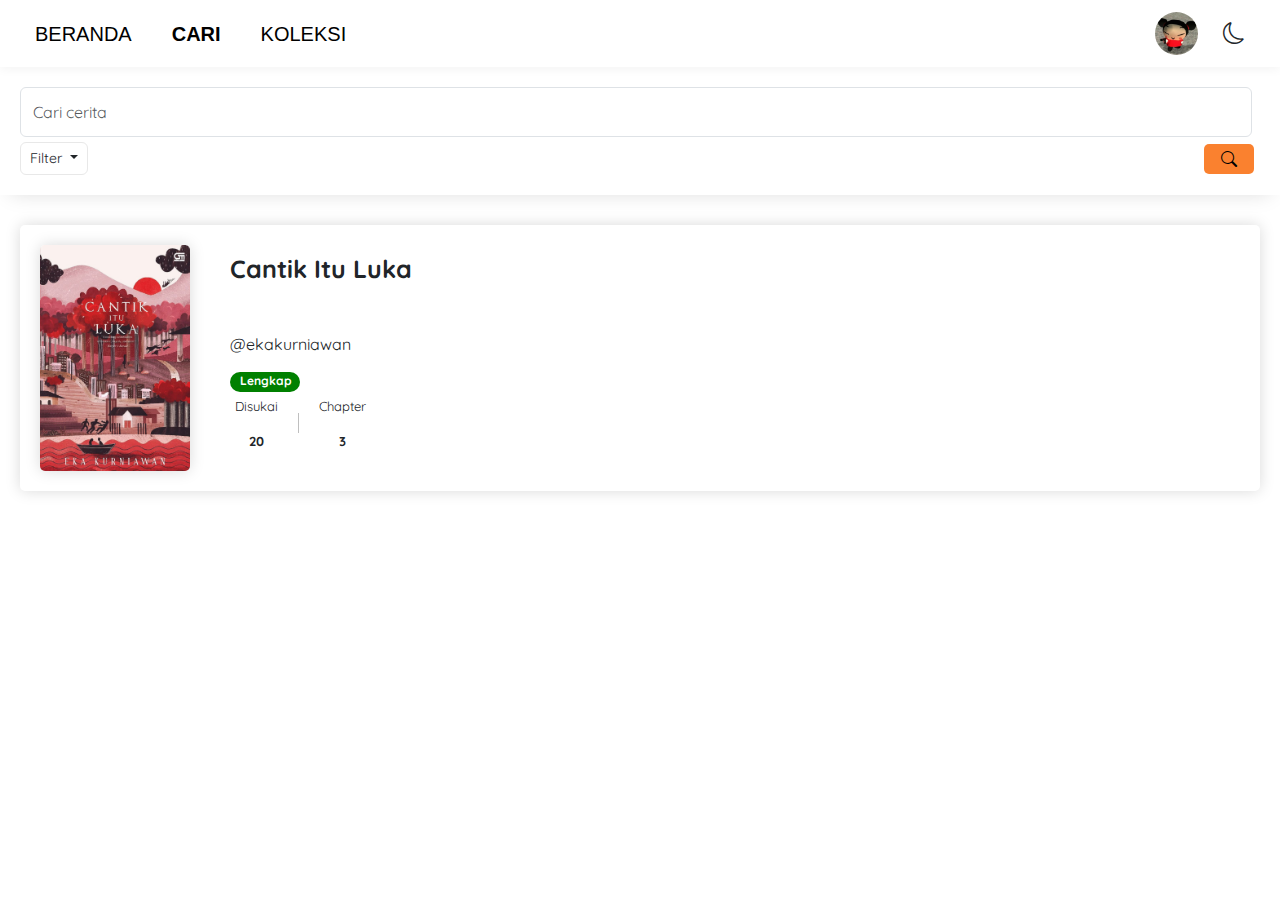
<file: projek uas/search.html>
<!DOCTYPE html>
<html lang="en">
<head>
    <meta charset="UTF-8">
    <meta name="viewport" content="width=device-width, initial-scale=1.0">
    <title>Document</title>
    <link rel="stylesheet" href="bootstrap-5.3.8-dist/bootstrap-5.3.8-dist/css/bootstrap.min.css">
    <link rel="stylesheet" href="css/search.css">
    <link rel="stylesheet" href="css/header.css">
    <link rel="stylesheet" href="https://cdn.jsdelivr.net/npm/bootstrap-icons@1.11.3/font/bootstrap-icons.css">
    <link rel="stylesheet" href="https://cdnjs.cloudflare.com/ajax/libs/font-awesome/6.5.1/css/all.min.css" integrity="sha512-DTOQO9RWCH3ppGqcWaEA1BIZOC6xxalwEsw9c2QQeAIftl+Vegovlnee1c9QX4TctnWMn13TZye+giMm8e2LwA==" crossorigin="anonymous" referrerpolicy="no-referrer" />
    <link href="https://fonts.googleapis.com/css2?family=Quicksand:wght@300;400;500;600;700&display=swap" rel="stylesheet">

</head>
<body>
    <header class="header">
      <div class="kiri">
        <nav class="menu">
          <a class="nav-link" href="home.html">
            <i class="bi bi-house-door"></i>
            <span>BERANDA</span>
          </a>
          <a class="nav-link active" aria-current="page" href="#">
            <i class="bi bi-search"></i>
            <span>CARI</span>
          </a>
          <a class="nav-link" href="perpus.html">
            <i class="bi bi-book"></i>
            <span>KOLEKSI</span>
          </a>
        </nav>
      </div>

      <div class="kanan">
        <a class="profile" href="#">
          <img src="img/profile.jpg" alt="user">
        </a>

        <i class="bi bi-moon"></i>

        <div class="dropdown-menu">
          <a href="">Lihat Profil</a>
          <hr>
          <a href="buatcerita.html">Buat Cerita</a>
          <a href="">Logout</a>
        </div>
      </div>
    </header>

    <div class="search">
        <form class="d-flex" role="search">
          <input class="form-control me-2" type="search" placeholder="Cari cerita" aria-label="Search"/>
        </form>
            
        <div class="bawah">
          <div class="filter">
            <div class="btn-group">
              <button class="btn btn-sm dropdown-toggle" type="button" data-bs-toggle="dropdown" aria-expanded="false">
                Filter
              </button>
              <ul class="dropdown-menu">
                <li><a class="dropdown-item">Genre</a></li>
                <li><a class="dropdown-item">Status</a></li>
              </ul>
            </div>
          </div>

          <div class="cari">
              <button type="submit"><i class="bi bi-search"></i></button>
          </div>
        </div>
    </div>

    <div class="hasil">
      <div class="cover">
        <img src="img/cantik itu luka.jpg" alt="">
      </div>

      <div class="isi">
        <div class="judul">
          <p>Cantik Itu Luka</p>
        </div>

        <div>
          <p class="penulis">
            @ekakurniawan
          </p>
        </div>

        <div class="status">
          <p>Lengkap</p>
        </div>

        <div class="detail">
          <div class="per">
            <div class="icon">
              <div>
                <i class="fa-solid fa-heart"></i>
              </div>
              <div>
                <p>Disukai</p>
              </div>
            </div>

            <div class="angka">
              <p>20</p>
            </div>
          </div>

          <div>
            <hr>
          </div>

          <div class="per">
            <div class="icon">
              <div>
                <i class="fa-solid fa-lines-leaning"></i>
              </div>
              <div>
                <p>Chapter</p>
              </div>
            </div>

            <div class="angka">
              <p>3</p>
            </div>
          </div>
        </div>
      </div>
    </div>
    
    <script>
        document.querySelector('.profile').addEventListener('click', function(e) {
          e.preventDefault(); 

          document.querySelector('.dropdown-menu').classList.toggle('active');
      });
    </script>

    <script src="bootstrap-5.3.8-dist/bootstrap-5.3.8-dist/js/bootstrap.bundle.min.js"></script>
</body>
</html>
</file>
<file: projek uas/css/baca.css>
body{
  font-family: "Quicksand", sans-serif;
  font-style: normal;
}

.atas{
    display: flex;
    justify-content: space-between;
    padding: 0 30px 5px 30px;
    border-bottom: 2px solid rgb(223, 223, 223);
    position: sticky;
    top: 0;
    z-index: 100;
}

.ini{
    display: flex;
    gap: 40px;
}

.itu{
    display: flex;
    gap: 10px;
}

.chapter-dropdown{
    max-width: 1000px;
    width: 100%;
}

.dropdown-toggle{
    display: flex;
    flex-direction: column;
    align-items: flex-start;
    width: 100%;
    border: none;
    background: white;
    border-radius: 6px;
    cursor: pointer;
    position: relative;
}


.dropdown-toggle:after{
    display: none !important;
}

.dropdown-toggle i{
    position: absolute;
    left: 150px;
    top: 50%;
    transform: translateY(-50%);
}

.penulis{
    font-size: 13px;
    color: #666;
    font-weight: 500;
}

.judul{
    font-size: 16px;
    font-weight: bold;
    color: #000;
}

.dropdown-list{
    display: none;
    position: absolute;
    top: 48px;
    left: 0;
    width: 240px;
    background: white;
    border: 1px solid #ddd;
    border-radius: 8px;
    box-shadow: 0 4px 12px rgba(0,0,0,0.15);
    padding: 10px;
    z-index: 100;
    margin: 30px 20px;
}

.dropdown-list.active{
    display: block;
}

.chapter-item{
    display: flex;
    justify-content: space-between;
    padding: 8px;
    border-bottom: 1px solid #eee;
    font-weight: bold;
    font-size: 15px;
}

.tengah{
    max-width: 700px;
    height: auto;
    display: flex;
    flex-direction: column;
    justify-content: center;
    margin: 40px 60px;
    gap: 40px;
}

.cerita h2{
    font-weight: bold;
    text-align: center;
}

.isi-cerita p{
    font-weight: 600;
    text-align: left;
}

.lanjut{
    text-align: center;
    background-color: #FA812F;
    height: 40px;
    border-radius: 20px;
    padding: 5px 0 0 0;
}

.lanjut a{
    text-decoration: none;
    color: white;
    font-weight: bold;
    font-size: 18px;
}

.lanjut:hover, .lanjut a:hover{
    background-color: #FFB22C;
    color: black;
}
</file>
<file: projek uas/css/header.css>
.header {
    background-color: white;
    padding: 12px 35px;
    display: flex;
    flex-direction: row;
    justify-content: space-between;
    align-items: center;
    box-shadow: 0 2px 10px rgba(0,0,0,0.05);
    position: sticky;
    top: 0;
    z-index: 100;
}

.nav-link.active{
    font-weight: bold !important;
}

.kiri{
    display: flex;
    align-items: center;
    /* gap: 25px; */
    /* font-family: "Quicksand", sans-serif;
  font-style: normal; */
  font-family: "Poppins", sans-serif;
  font-style: normal;
}

.kanan{
    display: flex;
    align-items: center;
    gap: 25px;
    position: relative;
}

.dropdown-menu {
    position: absolute;
    top: 60px;
    right: 0;
    background: white;
    padding: 15px;
    border-radius: 5px;
    box-shadow: 0 4px 10px rgba(0,0,0,0.15);
    width: 150px;

    display: none; 
    flex-direction: column;
    gap: 5px;
}

.dropdown-menu.active {
    display: flex;
}

.dropdown-menu a{
    color: black;
    text-decoration: none;
}

.menu{
    display: flex;
    font-size: 20px;
    gap: 40px;
}

.menu a{
    display: flex;
    align-items: center;
}

.menu a span{
    display: inline;
}

.menu a i{
    display: none;
}

.menu .nav-link {
    text-decoration: none;
    color: black;
    font-weight: 500;
    padding: 0;
}

.menu i, .kanan i{
    font-size: 22px;
    cursor: pointer;
}

.logo {
    font-size: 22px;
    font-weight: 700;
    color: black;
}

.profile img {
    width: 43px;
    height: 43px;
    border-radius: 50%;
    object-fit: cover;
    cursor: pointer;
    transition: 0.2s;
}

.profile img:hover {
    transform: scale(1.07);
}

@media only screen and (max-width: 768px) {
    .menu a span {
        display: none;
    }

    .menu a i {
        display: inline; 
    }

    .kanan{
        gap: 100px;
    }

    .menu{
        gap: 110px;
    }

    .profile img{
        width: 35px;
        height: 35px;
    }
}
</file>
<file: projek uas/css/buatcerita.css>
body{
    font-family: "Quicksand", sans-serif;
    font-style: normal;
}

.daftar{
    display: flex;
    align-items: center;
    width: 170px;
    height: 45px;
    padding: 10px 16px;
    border-radius: 100px;
    background: black;
    color: white;
    font-size: 14px;
    cursor: pointer;
}

.cerita{
    display: flex;
    flex-direction: column;
    width: 605px;
    max-width: 100%;
    height: auto;
    margin: 0 auto;
    margin-top: 20px;
    gap: 30px;
}

.ceritAtas{
    display: flex;
    justify-content: space-between;
}

.ceritAtas h4{
    font-weight: bold;
}

.buatCerita{
    display: flex;
    align-items: center;
    width: 125px;
    height: 35px;
    padding-left: 10px;
    border-radius: 8px;
    background: #FA812F;
    color: white;
    font-size: 15px;
    cursor: pointer;
    gap: 5px;
    text-decoration: none;
    font-weight: bold;
}

.buatCerita:hover{
    background: #FFB22C;
    font-size: 13px;
    padding-left: 15px;
    transition: all 0.2s ease-out;
}

.ceritaSaya{
    width: 607px;
    height: auto;
    padding-bottom: 20px;
    box-shadow: 0 0 15px rgba(0,0,0,0.15);
}

.ceritaSaya .card{
    margin-left: 30px;
    margin-top: 20px;
    width: 120px;
    height: auto;
    flex-shrink: 0;
}

.barisCerita{
    display: flex;
    align-items: flex-start;
    justify-content: space-between;
}

.detailCerita{
    display: flex;
    flex-direction: column;
    margin-top: 20px;
    flex-grow: 1;
}

.lagi{
    display: flex;
    gap: 40px;
}

.button{
    display: flex;
    margin: 20px;
    gap: 3px;
}

.lanjutnulis{
    display: flex;
    padding: 6px 0 0 10px;
    width: 145px;
    height: 35px;
    border-radius: 8px;
    background-color: #FA812F;
    border: none;
    color: white;
    text-decoration: none;
    font-weight: bold;
    font-size: 14px;
}

.lanjutnulis:hover{
    background-color: #FFB22C;
    color: black;
    transition: all 0.2s ease-out;
}

.hapus{
    background-color: #FA812F;
    border: none;
    border-radius: 8px;
    color: white;
}

.hapus:hover{
    background-color: #FFB22C;
    color: black;
    transition: all 0.2s ease-out;
}

.judul h5{
    font-weight: bold;
    text-transform: capitalize;
    padding: 0;
    margin: 0;
}

.draft{
    display: flex;
    font-weight: bold;
    color: gray;
    gap: 8px;
}

.publik{
    display: flex;
    justify-content: center;
    background-color: gray;
    border-radius: 5px;
    color: white;
    height: 19px;
    padding: 0 6px 0 6px;
    margin-top: 3px;
}

.publik p{
    font-size: 12px;
}

.privat p{
    font-size: 15px;
}

@media only screen and (max-width: 768px) {
    
}
</file>
<file: projek uas/css/ceritaBaru.css>
body{
    font-family: "Poppins", sans-serif;
    font-style: normal;
}

.new{
    display: flex;
    justify-content: space-between;
    align-items: center;
    margin: 10px;
    border-bottom: 1px solid gray;
    position: sticky;
    top: 0;
    z-index: 100;
    background-color: white;
}

.new .kiri{
    display: flex;
    align-items: center;
    gap: 15px;
}

.new .kanan{
    display: flex;
    align-items: center;
    gap: 10px;
    position: relative;
}

.batalkan{
    display: flex;
    justify-content: center;
    width: 100px;
    height: 35px;
    padding-top: 7px;
    border-radius: 5px;
    background-color: #FA812F;
    border: none;
    color: black;
    text-decoration: none;
    font-size: 15px;
    font-weight: 600;
    position: relative;
}


.batalkan:hover{
    background-color: #FFB22C;
    font-size: 13px;
    padding-bottom: 10px;
    transition: all 0.2s ease-out;
}

.baru{
    display: flex;
    justify-content: center;
    margin: 30px 0 30px 0;
}

.detail{
    padding: 20px;
    width: 600px;
    height: auto;
    display: flex;
    flex-direction: column;
    border-radius: 5px;
    box-shadow: 0 0 15px rgba(0,0,0,0.15);
    gap: 15px;
}

.detail1{
    padding-top: 20px;
    border-bottom: 2px solid;
}

.detail input[type="text"]{
    width: 100%;
    padding: 10px 12px;
    border-radius: 8px;
    border: 1px solid #ccc;
    font-size: 14px;
    margin-bottom: 15px;
    box-sizing: border-box;
}

.btn-group{
    gap: 20px;
    width: 150px;
    margin-bottom: 10px;
}

.dropdown-toggle{
    border: 1px solid #ccc;
}

.fixed-textarea {
    max-width: 555px;
    width: 100%;          
    height: 150px;         
    padding: 10px;
    border-radius: 8px;
    border: 1px solid #ccc;
    font-size: 14px;

    overflow: auto;  
    resize: none;          
}

.buat button{
    display: flex;
    justify-content: center;
    align-items: center;
    background-color: #FA812F;
    border-radius: 5px;
    max-width: 150px;
    width: 100%;
    height: 35px;
    border: none;
}

@media only screen and (max-width: 768px) {
    .detail{
        padding: 20px;
        width: 450px;
        height: auto;
        display: flex;
        flex-direction: column;
        gap: 15px;
        border-radius: 5px;
        box-shadow: 0 0 15px rgba(0,0,0,0.15);
    }

    .fixed-textarea{
        width: 410px; 
    }
}
</file>
<file: projek uas/css/home.css>
body{
  font-family: "Quicksand", sans-serif;
  font-style: normal;
  /* font-family: "Poppins", sans-serif;
  font-style: normal; */
}

.welcome{
    display: flex;
    flex-direction: column;
}

.sambutan{
    background-color: #FA812F;
    padding: 80px 0 0 150px;
    color: white;
    font-family: "Fredoka", sans-serif;
}

.sambutan h2{
    font-size: 45px;
}

.iklan{
    margin-left: 40px;
    margin-right: 40px;
}

.wave {
    overflow: hidden;
    fill: #FA812F;
    width: 100%;
    height: 170px;
}

.recom{
    margin: 30px;
    width: 300px;
}

.recom h3{
    font-weight: bold; 
}




@media only screen and (max-width: 768px) {
   
}
</file>
<file: projek uas/css/isikoleksi.css>
body{
  font-family: "Quicksand", sans-serif;
  font-style: normal;
}

h1{
    margin: 20px;
    font-weight: bold;
    text-align: center;
}

.koleksi{
    display: flex;
    flex-wrap: wrap;
    gap: 30px;
    margin: 40px 80px;
}


.hasil{
    flex: 0 0 calc(16.66% - 20px);
    max-width: 190px;
    width: 100%;
    height: auto;
    display: flex;
    flex-direction: column;
    padding: 10px;
    border-radius: 5px;

    box-shadow: 0 0 15px rgba(0,0,0,0.15);
}

.hasil:hover{
    transform: scale(1.02);
    box-shadow: 0 0 25px rgba(0,0,0,0.2);
    transition: all 0.2s ease-in-out;
    cursor: pointer;
}

.cover{
    position: relative;
    overflow: hidden;
}

.cover img{
    width: 170px;
    min-width: 100px;
    height: auto;
    border-radius: 5px;

    box-shadow: 0 0 15px rgba(0,0,0,0.15);
}

.isi{
    display: flex;
    flex-direction: column;
    width: 100%;
    margin-top: 5px;
}

.judul{
    font-size: 16px;
    font-weight: bold;
    text-transform: capitalize;
}

.penulis{
    font-size: 12px;
}

.judul p, .penulis p{
    margin: 0;
    padding: 0;
}

.status{
    display: flex;
    padding: 0 0 0 10px;
    height: 20px;
    background-color: rgb(188, 188, 188);
    color: white;
    font-size: 12px;
    font-weight: bold;
    width: 70px;
    border-radius: 20px;
}
</file>
<file: projek uas/css/nulis.css>
body{
  font-family: "Quicksand", sans-serif;
  font-style: normal;
}

body{
    font-family: "Quicksand", sans-serif;
    font-style: normal;
}

.atas{
    display: flex;
    justify-content: space-between;
    padding: 15px 20px;
    border-bottom: 1px solid rgb(223, 223, 223);
    position: sticky;
    top: 0;
    z-index: 100;
}

.ini{
    display: flex;
    gap: 40px;
}

.itu{
    display: flex;
    gap: 10px;
}

.kembali{
    color: black;
    font-size: 25px;
}

.publik{
    width: 125px;
    height: 35px;
    border-radius: 20px;
    border: none;
    background: #FA812F;
    color: white;
    font-size: 15px;
    cursor: pointer;
    font-weight: bold;
}

.publik:hover{
    background: #FFB22C;
    color: black;
    transition: all 0.2s ease-out;
}

.simpan{
    width: 90px;
    height: 35px;
    border-radius: 20px;
    border: 1px solid #FA812F;
    background: white;
    font-size: 15px;
    cursor: pointer;
    font-weight: bold;
}

.simpan:hover{
    border: 1px solid #FFB22C;
    transition: all 0.2s ease-out;
}

.chapter-dropdown{
    max-width: 1000px;
    width: 100%;
}

.dropdown-toggle{
    display: flex;
    flex-direction: column;
    align-items: flex-start;
    width: 100%;
    border: none;
    background: white;
    border-radius: 6px;
    cursor: pointer;
    position: relative;
}


.dropdown-toggle:after{
    display: none !important;
}

.judul-cerita{
    font-size: 13px;
    color: #666;
    font-weight: 500;
}

.judul-bab{
    font-size: 16px;
    font-weight: bold;
    color: #000;
}

.dropdown-list{
    display: none;
    position: absolute;
    top: 48px;
    left: 0;
    width: 240px;
    background: white;
    border: 1px solid #ddd;
    border-radius: 8px;
    box-shadow: 0 4px 12px rgba(0,0,0,0.15);
    padding: 10px;
    z-index: 100;
    margin: 35px 73px;
}

.dropdown-list.active{
    display: block;
}

.chapter-item{
    display: flex;
    justify-content: space-between;
    padding: 8px;
    border-bottom: 1px solid #eee;
    font-weight: bold;
}

.new-chapter{
    margin-top: 10px;
    width: 100%;
    background: #FA812F;
    border: none;
    padding: 10px;
    border-radius: 6px;
    color: white;
    font-weight: bold;
    cursor: pointer;
}

.tulis{
    width: 100%;
    display: flex;
    justify-content: center;
    margin-top: 40px;
}

.tempat{
    width: 70%;
    min-height: 400px;
    padding: 30px;
    outline: none;
    border: none;
    font-size: 18px;
    line-height: 1.7;
    color: #333;
}

.tempar:focus .placeholder {
    display: none;
}

/* Placeholder style */
.placeholder{
    color: #aaa;
    pointer-events: none;
}
</file>
<file: projek uas/css/perpus.css>
body{
  font-family: "Quicksand", sans-serif;
  font-style: normal;
}

.buat{
    display: flex;
    justify-content: center;
    margin: 10px;
}

.btn{
    display: flex;
    align-items: center;
    width: 145px;
    height: 35px;
    border-radius: 20px;
    background: #FA812F;
    color: white;
    font-size: 15px;
    cursor: pointer;
    gap: 10px;
    text-decoration: none;
    font-weight: bold;
}

.btn:hover{
    background: #FFB22C;
    font-size: 14.5px;
    transition: all 0.2s ease-out;
}

.isi{
    display: flex;
    flex-direction: column;
    margin: 30px;
    gap: 20px;
}

.koleksi{
    display: flex;
    justify-content: space-between;
    box-shadow: 0 0 10px rgba(0,0,0,0.15);
    padding: 10px 0 0 20px;
    border-radius: 8px;
    height: 130px;
}

.koleksi:hover{
    transition: all 0.2s ease-in-out;
    box-shadow: 0 0 20px rgba(0,0,0,0.15);
}

.tanggal{
    font-size: 14px;
    font-weight: 500;
}

.link{
    text-decoration: none;
    color: black;
    font-weight: bold;
    font-size: 30px;
}

.button{
    display: flex;
    justify-content: center;
    gap: 5px;
    margin: 3px 15px 0 0;
}

button{
    background-color: #FA812F;
    color: white;
    border: none;
    border-radius: 5px;
    font-size: 15px;
    text-align: center;
    width: 25px;
    height: 25px;
}

.button button:hover{
    background-color: #FFB22C;
    color: black;
    transition: all 0.2s ease-in-out;
}

/* small phone */
@media only screen and (max-width: 375px) { }

/* medium phone */
@media only screen and (max-width: 480px) { }

/* large phone */
@media only screen and (max-width: 576px) { }

/* tablet potrait */
@media only screen and (max-width: 768px) { }

/* tablet landscape */
@media only screen and (max-width: 1024px) { }

/* large desktop */
@media only screen and (max-width: 1280px) { }
</file>
<file: projek uas/css/search.css>
body{
    font-family: "Quicksand", sans-serif;
}

.search{
    padding: 20px;
    box-shadow: 0 8px 20px -10px rgba(0,0,0,0.15);
    margin-bottom: 30px;
}

.form-control{
    height: 50px;
}

.bawah{
    display: flex;
    justify-content: space-between;
    align-items: center;
    margin-top: 5px;
}

.btn-group{
    border: 1px solid rgb(232, 232, 232);
}

.cari button{
    background-color: #FA812F;
    width: 50px;
    height: 30px;
    margin-right: 6px;
    border-radius: 5px;
    border: none;
}

.cari button:hover{
    background-color: #FFB22C;
}

.hasil{
    max-width: 1240px;
    width: 100%;
    height: auto;
    display: flex;
    align-items: flex-start;
    justify-content: center;
    padding: 20px 20px 20px 20px;
    border-radius: 5px;
    margin: 15px 0 0 20px;
    gap: 40px;

    box-shadow: 0 0 15px rgba(0,0,0,0.15);
}

.hasil:hover{
    box-shadow: 0 0 25px rgba(0,0,0,0.2);
    transition: all 0.2s ease-in-out;
    cursor: pointer;
}

.cover img{
    width: 150px;
    min-width: 100px;
    height: auto;
    border-radius: 5px;

    box-shadow: 0 0 15px rgba(0,0,0,0.15);
}

.isi{
    display: flex;
    flex-direction: column;
    width: 100%;
    margin-top: 5px;
}

.judul{
    font-size: 25px;
    font-weight: bold;
    margin-bottom: 28px;
    text-transform: capitalize;
}

.status{
    display: flex;
    padding: 0 0 0 10px;
    height: 20px;
    background-color: green;
    color: white;
    font-size: 12px;
    font-weight: bold;
    width: 70px;
    border-radius: 20px;
}

.detail{
    display: flex;
    gap: 20px;
    padding-left: 5px;
    margin-top: 5px;
}

.detail hr {
    width: 1px;
    height: 20px;
    background-color: black;
    border: none;
}

.per {
    text-align: center;
}

.icon{
    display: flex;
    flex-direction: column;
    font-size: 13px;
}

.angka{
    font-size: 13px;
    font-weight: bold;
}

.deskripsi{
    font-size: 14px;
    display: -webkit-box;
    -webkit-line-clamp: 3;
    -webkit-box-orient: vertical;
    overflow: hidden;
    text-overflow: ellipsis;
}

@media only screen and (max-width: 768px){
    .hasil{
        width: 600px;
        gap: 25px;
    }

    .judul p{
        font-size: 20px;
        margin-bottom: 30px;
    }

    .icon, .angka{
        font-size: 10;
    }

    .deskripsi{
        font-size: 12px;
    }
   
}
</file>
